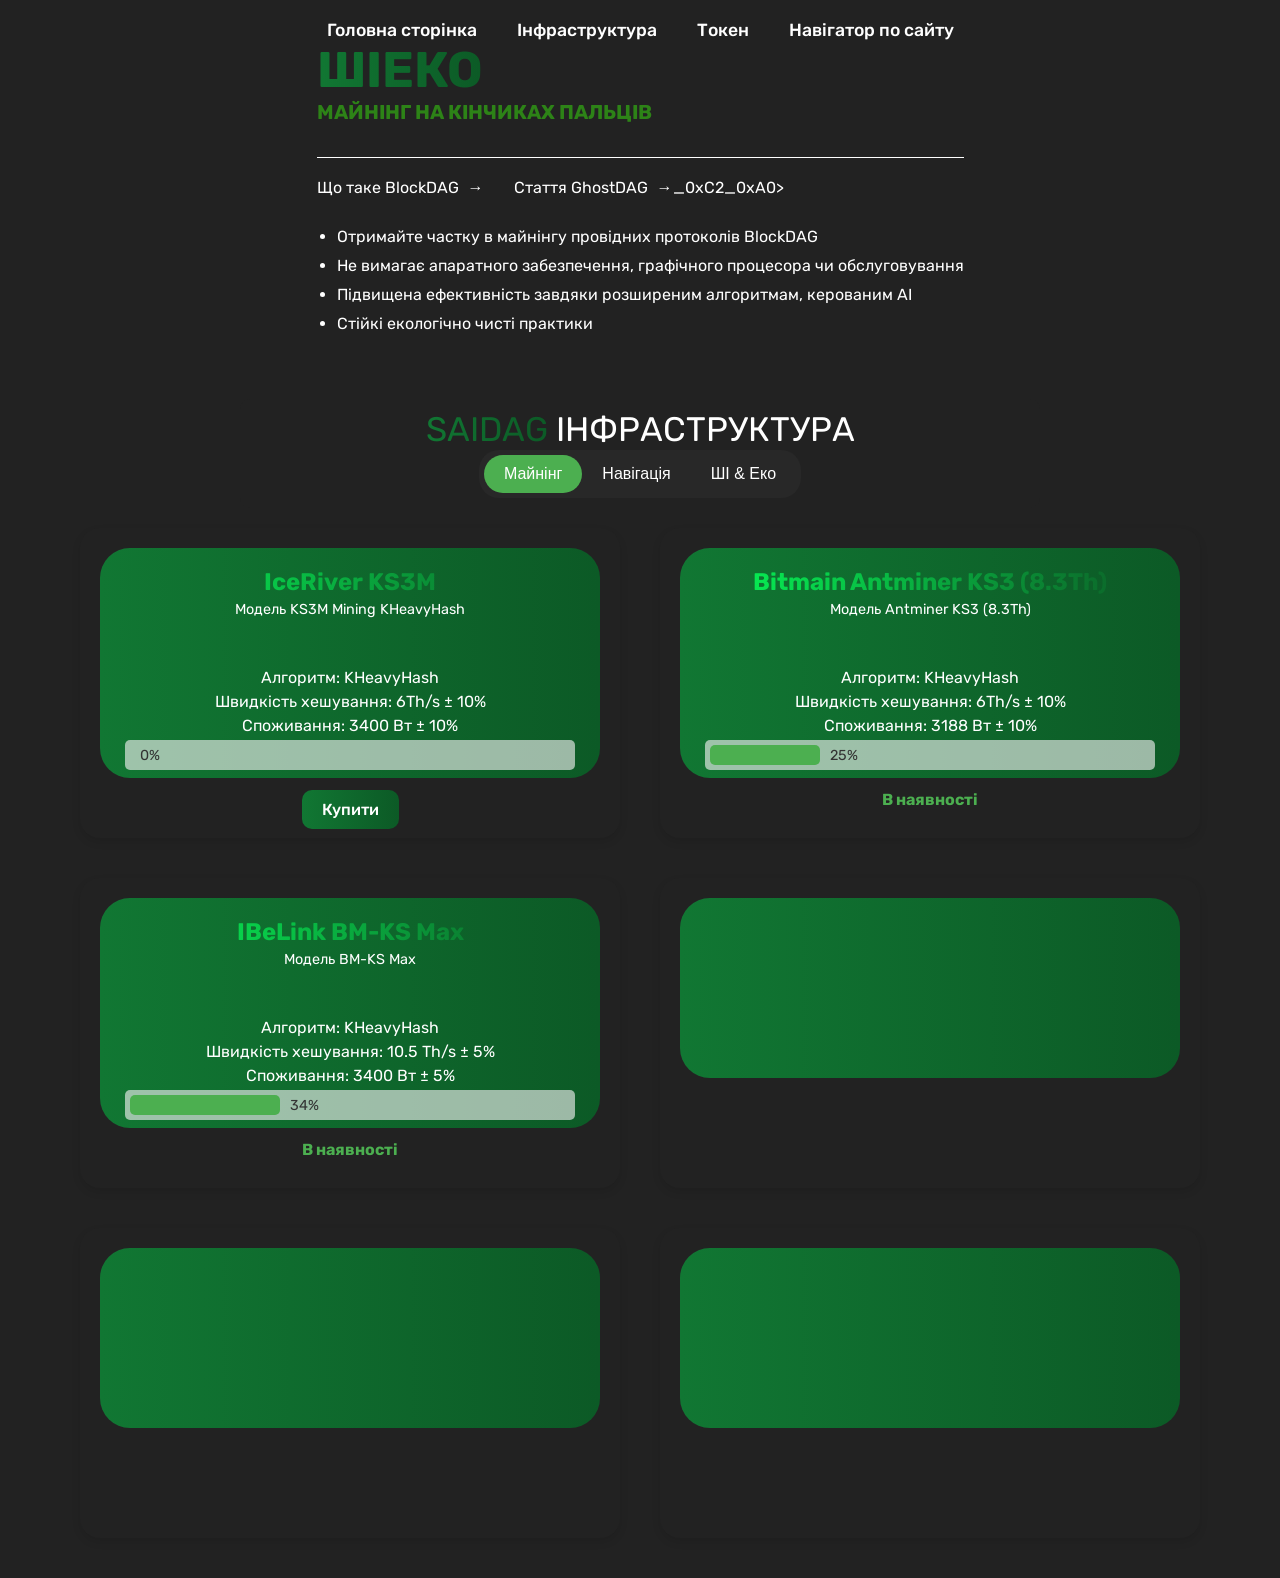
<file: link.html>
<!DOCTYPE html>
<html lang="uk">
<head>
    <meta charset="UTF-8">
    <meta name="viewport" content="width=device-width, initial-scale=1.0">
    <title>ШІ ЕКО - Майнінг</title>
    <link href="https://fonts.googleapis.com/css2?family=Rubik:wght@400;500;700&display=swap" rel="stylesheet">
    <link rel="stylesheet" href="style.css">
 
    <script src="https://ajax.googleapis.com/ajax/libs/jquery/3.7.1/jquery.min.js"></script>

</head>
<body>
<nav id="header" class="fixed">
        <ul>
            <li class="nav-link"><a href="index.html">Головна сторінка</a></li>
            <li><a href="link.html">Інфраструктура</a></li>
            <li><a href="link2.html">Токен</a></li>
            <li><a href="link3.html">Навігатор по сайту</a></li>
        </ul>
    </nav>
    <input type="checkbox" id="menu-toggle" class="menu-toggle">
        <label for="menu-toggle" class="hamburger-icon">
            <span></span>
            <span></span>
            <span></span>
        </label>
   <header > 
        <div class="header-content">
            <div class="logo">
                <span class="ai">ШІЕКО</span>
                <div class="title">МАЙНІНГ НА КІНЧИКАХ ПАЛЬЦІВ</div>
                <span>
            </div>
            
        </div>
        <div class="heading1"></div>
        <div class="header-links">
            <a href="#">Що таке BlockDAG <span class="arrow">→</span></a>
            <a href="#">Стаття GhostDAG <span class="arrow">→_0xC2_0xA0></a>
        </div>
        <div class="header-info">
            <ul>
                <li>Отримайте частку в майнінгу провідних протоколів BlockDAG</li>
                <li>Не вимагає апаратного забезпечення, графічного процесора чи обслуговування</li>
                <li>Підвищена ефективність завдяки розширеним алгоритмам, керованим AI</li>
                <li>Стійкі екологічно чисті практики</li>
            </ul>
        </div>
        
    </header>
    <div class="container">
        <div style="font-size: 34px;"><a class="titlee">SAIDAG</a> ІНФРАСТРУКТУРА</div>
        <div class="menu"><button class="active">Майнінг</button>
          <button>Навігація</button>
          <button>ШІ & Еко</button>
            </div>
          
        </div>
        <div class="card-container">
        <div class="card">
          <div class="card-header">
              <h2>IceRiver KS3M</h2>
              <p class="i">Модель KS3M Mining KHeavyHash</p>
          </div>
          <div class="card-body">
              <p>Алгоритм: KHeavyHash</p>
              <p>Швидкість хешування: 6Th/s ± 10%</p>
              <p>Споживання: 3400 Вт ± 10%</p>
              <div class="availability">
                  <div class="availability-bar" style="width: 0%;"></div>
                  <p>0%</p>
              </div>
              <button class="buy-button">Купити</button>
          </div>
      </div>
 
      <div class="card">
          <div class="card-header">
              <h2>Bitmain Antminer KS3 (8.3Th)</h2>
              <p>Модель Antminer KS3 (8.3Th)</p>
          </div>
          <div class="card-body">
              <p>Алгоритм: KHeavyHash</p>
              <p>Швидкість хешування: 6Th/s ± 10%</p>
              <p>Споживання: 3188 Вт ± 10%</p>
              <div class="availability">
                  <div class="availability-bar" style="width: 25%;"></div>
                  <p>25%</p>
              </div>
              <p class="available">В наявності</p>
          </div>
      </div>
      <div class="card">
          <div class="card-header">
              <h2>IBeLink BM-KS Max</h2>
              <p>Модель BM-KS Max</p>
          </div>
          <div class="card-body">
              <p>Алгоритм: KHeavyHash</p>
              <p>Швидкість хешування: 10.5 Th/s ± 5%</p>
              <p>Споживання: 3400 Вт ± 5%</p>
              <div class="availability">
                  <div class="availability-bar" style="width: 34%;"></div>
                  <p>34%</p>
              </div>
              <p class="available">В наявності</p>
          </div>
          
      </div>
      <div class="card">
        
        <div class="card-header"></div>
        <div class="card-body"></div>
      </div>
      <div class="card">
        
        <div class="card-header"></div>
        <div class="card-body"></div>
        

      </div>
      <div class="card">
        
        <div class="card-header"></div>
        <div class="card-body"></div>
     </div>
     <script src="function.js"></script>
</body>

</html>
</file>
<file: style.css>
body {
    font-family: 'Rubik', sans-serif;
    margin: 0;
    padding: 0;
    background-color: #121212;
    color: #fff;
    font-size: 16px;
}

header {
    background-color: #646363; 
    padding: 50px 100px;
    
}
.header-content {
    max-width: 1920px; 
  
    justify-content: space-between;

}
.nav-link {
  color: rgba(182, 27, 27, 0.7); /* Злегка прозорий білий колір */
  text-decoration: none;
  transition: color 0.3s ease;
}
.nav:hover {
  color: white; /* Стає повністю білим при наведенні */
}


.logo {
  height: 32px;
  height: 32px;
    font-size: 50px;
    font-weight: 700;
    justify-content: space-between;
 margin-bottom: 85px;
 color: rgba(50, 173, 19, 0.7); /* Злегка прозорий білий колір */
  text-decoration: none;
  transition: color 0.3s ease;

}
.logo:hover {
  color: white; /* Стає повністю білим при наведенні */
}
nav ul {
    list-style: none;
    display: flex;

    
}

nav ul li {
    margin-left: 30px;
}

nav ul li a {
    text-decoration: none;
    color: #fff;
    font-size: 16px;
}

.header-icons a {
    margin-left: 30px;
}

.header-icons img {
    width: 32px;
}

.hero {
    display: flex;
    justify-content: space-around;
    align-items: center;
    padding: 15px;
}

.hero-content {
    max-width: 40%;
    
}

.hero-content h1 {
    font-size: 43px;
    margin-bottom: 30px;
}

.hero-content h2 {
    font-size: 29px;
    margin-bottom: 20px;
}
nav.fixed{
  padding: 10px;
  width: 100%;
  height: auto;
  position: fixed;
  top: 0;
  left: 0;
  z-index: 2;
background-color: #242323;
}
.hero-content h3 {
    font-size: 18px;
  text-align: center;
}

.hero-image img {
    max-width: 100%;
    height: auto;
    padding-top: 60px;
}

.buttons {
    display: flex;
    justify-content: center;
    padding: 50px;
    color: black;
}

.button {
    display: inline-block;
    padding: 25px 50px;
    margin: 0 30px;
    text-decoration: none;
    background-image: linear-gradient(to right,#117733,#0C5A26);
    font-size: 20px;
    border-radius: 5px;
    color: black;
    cursor: pointer;
    border: none;
    border-radius: 5px;
    transition: background-color 0.3s ease, transform 0.3s ease; 
}
.button:hover {
  background-color: #367c39; 
  transform: scale(1.05); 
}

.gitbook {
    background-color: #3498db;
}

.telegram {
    background-color: #2aabee;
}
h1{
    background-image: linear-gradient(to right,#117733, #0C5A26);
    -webkit-text-fill-color: transparent;
    -webkit-background-clip: text;
}

header {
    background-color: #222;
    padding: 0px 100px;
}

.header-content {
    display: flex;
    justify-content: space-between;
    align-items: center;
    max-width: 1920px;
    margin: 0 auto;
}



.ai {
  margin-bottom: 50px;
    background-image: linear-gradient(to right,#117733, #0C5A26);
    -webkit-text-fill-color: transparent;
    -webkit-background-clip: text;
    font-size: 50px;
}
.title {
    font-size: 20px;
    font-weight: 500px;

}

.header-links {
    margin-top: 20px;
    display: flex;
}

.header-links a {
color: white;
    text-decoration: none;
    margin-right: 30px;
    text-align: left;
}

.arrow {
    margin-left: 5px;
}

.header-info {
    margin-top: 30px;
}

.header-info ul {
    list-style: disc;
    padding-left: 20px;
}

.header-info li {
    margin-bottom: 10px;
}

.card {
    background-color: #121212;
    justify-content: space-around 30px;
    padding: 20px;
    margin: 20px;
    width: 300px;
    border-radius: 10px;
}

.card-title {
    font-size: 24px;
    font-weight: 700;
    margin-bottom: 10px;
}

.card-subtitle {
    font-size: 18px;
    margin-bottom: 20px;
}

.card-info {
    display: flex;
    justify-content: space-between;
    margin-bottom: 10px;
}

.card-data {
    display: flex;
    justify-content: space-between;
    margin-bottom: 20px;
}

.buy-button, .in-stock {
    display: inline-block;
    padding: 10px 20px;
    border-radius: 5px;
    text-decoration: none;
    color: #000;
    font-weight: 500;
}

.buy-button {
    background-color: #00FF00; /* Зелений колір */
}

.in-stock {
    background-color: #00FF00; /* Зелений колір */
    margin-top: 10px;
}

.card.empty {
    background-color: transparent;
    background-color: #222;
    padding: 20px;
    margin: 20px;
    width: 300px;
    border-radius: 10px;
}
.menu {
    display: inline-flex;
    background-color: #282828; /* Колір фону */
    border-radius: 20px; /* Заокруглення кутів */
    padding: 5px; /* Внутрішній відступ */
  }
  .card-container {
    display: flex;
    text-align: center;
    flex-wrap: wrap; /* Додано для обгортання карток на менших екранах */
  }
  .menu button {
    background-color: transparent; 
    border: none; /* Відсутність обведення */
    color: white; /* Колір тексту */
    padding: 10px 20px; /* Внутрішні відступи для кнопок */
    font-size: 16px; /* Розмір шрифту */
    cursor: pointer; 
    border-radius: 0px; 
    transition: background-color 0.3s ease; /* Анімація при наведенні */
  }
  
  .menu button:hover {
    background-color: #383838; /* Зміна фону при наведенні */
  }
  
  .menu button.active {
    background-color: #4CAF50; /* Колір активної кнопки (як у вашому прикладі) */
  }
  .container {
    background-color:  #222; 
    padding: 20px; 
    border-radius: 10px; 
    text-align: center; 
  }
  
  .titlee {
  background-image: linear-gradient(to right,#117733, #0C5A26);
    -webkit-text-fill-color: transparent;
    -webkit-background-clip: text;
    font-size: 34px; /* Розмір шрифту заголовка */
    margin-bottom: 20px; /* Відступ знизу заголовка */
  }
  
  .menu {
    align-items: center;
    display: inline-flex;
    border-radius: 20px; 
    padding: 5px; 
  }
  
  .menu button {
    background-color: transparent; 
    border: none; 
    color: white; 
    padding: 10px 20px; 
    font-size: 16px;
    cursor: pointer; 
    border-radius: 20px; 
    transition: background-color 0.3s ease; 
  }
  
  .menu button:hover {
    background-color: #484848; /* Зміна фону при наведенні */
  }
  
  .menu button.active {
    background-color: #4CAF50; /* Колір активної кнопки */
  }

.heading1 {
    border-bottom: 1px solid white;
}
nav ul {
  list-style: none;
  display: flex;
  justify-content: center;
  margin: 0;
  padding: 0;
}

nav ul li {
  margin: 0 20px;
}

nav ul li a {
  color: #fff;
  text-decoration: none;
  font-weight: 500;
  font-size: 1.1em;
}

main {
  display: flex;
  justify-content: center;
  align-items: center;
  height: 100vh;
}

.content {
  display: flex;
  max-width: 1200px;
}
p{
text-align: center;
margin-bottom: 10px;
}
.image-container {
  position: relative;
  width: 50%;
}

.image-container img {
  width: 100%;
  display: block;
}

.overlay {
  position: absolute;
  bottom: 10px;
  left: 10px;
  background-color: rgba(0, 0, 0, 0.7);
  color: #fff;
  padding: 5px 10px;
}

.text-container {
  width: 50%;
  padding: 20px;
}

.text-container h2 {
  font-size: 2em;
  margin-bottom: 20px;
}

.text-container p {
  font-size: 1em;
  line-height: 1.6;
  margin-bottom: 30px;
}

.stats {
  display: grid;
  grid-template-columns: repeat(auto-fit, minmax(100px, 1fr));
  gap: 20px;
  margin-bottom: 30px;
}

.stat {
  text-align: center;
  display: grid;
  grid-template-columns: repeat(auto-fit, minmax(100px, 1fr));
  gap: 4px;
  margin-bottom: 30px;
}

.stat h3 {
  font-size: 1.2em;
  margin-bottom: 5px;
}

.stat p {
  font-size: 1.1em;
  font-weight: 500;
}

.contract-address {
  text-align: center;
  background-color: #222;
  padding: 20px;
  border-radius: 10px;
  background-color: #282828; 
    border-radius: 40px;
    padding: 1px; 
    width: 500px;
    height: 55px;
}
.card {
  background-color: #222;
  border-radius: 20px;
  box-shadow: 0 4px 8px rgba(0, 0, 0, 0.1);
  width: 500px;
  height: 270px;
  margin: 20px;
  overflow: hidden;
  color:white;
}
.card-container {
  display: flex;
  justify-content: center;
  flex-wrap: wrap; 
}

.card-header {
  background-image: linear-gradient(to right,#117733, #0C5A26);
  padding: 20px;
  text-align: center;
  border-top-left-radius: 30px;
  border-top-right-radius: 30px;
  color:white;
}
.i {
  font-size: 10px;

}

.card-header h2 {
  margin: 0;
  font-size: 1.5em;
  background-image: linear-gradient(to right,#06fa57, #0C5A26);
    -webkit-text-fill-color: transparent;
    -webkit-background-clip: text;
}

.card-header p {
  margin: 5px 0 0;
  font-size: 0.9em;
  color: white;
}

.card-body {
  padding: 25px;
  color:white;
  background-image: linear-gradient(to right,#117733, #0C5A26);
  height: 90px;
  border-bottom-left-radius: 30px;
  border-bottom-right-radius: 30px;

}

.card-body p {
  margin: 5px 0;
  font-size: 1em;

}

.availability {
  background-color: #f0f0f0a2;
  border-radius: 5px;
  padding: 5px;
  display: flex;
  align-items: center;
  margin-bottom: 20px;
}

.availability-bar {
  height: 20px;
  background-color: #4CAF50;
  border-radius: 5px;
  margin-right: 10px;
}

.availability p {
  margin: 0;
  font-size: 0.9em;
  color: #333;
}

.buy-button {
  z-index: 10;
  background-image: linear-gradient(to right,#117733, #0C5A26);
font-family: 'Rubik';
  color: white;
  padding: 10px 20px;
  border: none;
  border-radius: 10px;
  cursor: pointer;
  font-size: 1em;
}

.available {
  text-align: center;
  color: #4CAF50;
  font-weight: bold;
  margin-top: 10px;
}
.card-container {
  display: flex;
  justify-content: center;
  flex-wrap: wrap; 
}

.containerrr {
  width: 800px;
  padding: 20px;
  background-color: #111;
  border-radius: 50px;
}


.headerrrr {
  text-align: center;
  margin-bottom: 20px;
}

.header h1 {
  font-size: 24px;
  color: #fff;
}

/* 5 */
.grid-container {
  display: grid;
  grid-template-columns: repeat(4, 1fr);
  gap: 20px;
}

/* 6 */
.grid-item {
  background-color: #222;
  padding: 20px;
  border-radius: 5px;
  text-align: center;
}

/* 7 */
.grid-item h2 {
  font-size: 18px;
  margin-bottom: 10px;
  color: #00ff00;
}

/* 8 */
.grid-item p {
  font-size: 14px;
  line-height: 1.6;
}

/* 9 */
#footer {
  margin-top: 30px;
  text-align: center;
  font-size: 12px;
  color: #aaa;
}
body {
  font-family: sans-serif 'Rubik';
  background-color: #222222; /* Dark background */
  color: #ffffff; /* White text */
  margin: 0;
  padding: 20px;
  display: flex;
  flex-direction: column;
  align-items: center;
}

.container {
  margin-top: 50px;
  max-width: 800px;
  width: 100%;
  background-color: #222222; /* Darker container background */
  border-radius: 10px;
  padding: 10px;
  box-sizing: border-box;
}

.header {
  text-align: center;
  margin-bottom: 10px;
}

.year {
  background-color: #4CAF50; /* Green year indicator */
  color: white;
  padding: 10px 20px;
  border-radius: 5px;
  display: inline-block;
  font-weight: bold;
  margin-bottom: 15px;
}

.points-grid {
  display: grid;
  grid-template-columns: repeat(auto-fit, minmax(200px, 1fr));
  gap: 20px;
  margin-bottom: 30px;
}

.point-card {
  background-image: linear-gradient(to right,#117733, #0C5A26);
  border-radius: 8px;
  padding: 20px;
  text-align: center;
  box-sizing: border-box;
}

.point-number {
  color: #37c03b; /* Green point number */
  font-weight: bold;
  margin-bottom: 10px;
}

.logo-area {
  display: flex;
  align-items: center;
  margin-bottom: 20px;
}

.logo-image {
 
  width: 50px;
  height: auto;
  margin-right: 15px;
}

.logo-text {
  background-image: linear-gradient(to right,#06fa57, #0C5A26);
    -webkit-text-fill-color: transparent;
    -webkit-background-clip: text;
  font-weight: bold;
  font-size: 20px;
}

.info-text {
  color: #cccccc;
  line-height: 1.6;
  margin-bottom: 20px;
}

.social-icons {
  display: flex;
  gap: 15px;
  margin-bottom: 10px;
}

.social-icon {
  /* Style your social icons here */
  color: #cccccc;
  font-size: 1.5em; /* Example size */
}

.footer {
  color: #777777;
  font-size: 0.9em;
}

.label {
  font-size: 1em;
  color: #ccc; /* Світло-сірий колір підпису */
}

.address-box {
  background-color: #1e1e1e; 
  border-radius: 20px;
  padding: 10px 15px;
  display: flex;
  align-items: center;
  justify-content: space-between;
  width: fit-content; /* Щоб блок займав мінімально необхідну ширину */
  margin: 0 auto; /* Центрування блоку */
}

.address {
  font-size: 0.9em;
  word-break: break-all; /* Перенос довгого тексту */
  margin-right: 10px;
}

.copy-button {
  background: none;
  border: 1px solid #ccc;
  color: #ccc;
  border-radius: 50%;
  width: 30px;
  height: 30px;
  display: flex;
  justify-content: center;
  align-items: center;
  cursor: pointer;
  padding: 0;
}

.copy-button:hover {
  border-color: #fff;
  color: #fff;
}

.icon {
  width: 18px;
  height: 18px;
  fill: currentColor;
}



.menu-toggle {
    display: none;
}


.nav-container {
   
    position: fixed;
    top: 0;
    left: 0;
    width: 100%;
    height: 100vh;
    
    background-color: rgba(18, 18, 18, 0.95); 
    padding-top: 100px; /* Відступ, щоб не перекривати лого та бургер */
    transition: transform 0.4s ease-out;
    /* Приховуємо за межами екрана (згори) */
    transform: translateY(-100%); 
    z-index: 999; 
    
   
    display: flex; 
    flex-direction: column;
    align-items: center;
  
}

/* 3. Стилі для елементів всередині відкритого меню */
.nav-container nav ul {
    flex-direction: column; /* Пункти меню вертикально */
    align-items: center;
    width: 100%;
    padding: 0;
}

.nav-container nav ul li {
    margin: 20px 0;
    justify-content: space-between 100px;
}

.nav-container nav ul li a {

    font-size: 24px;
    font-weight: 500;
    color: #fff;
    transition: color 0.3s ease;
    
}

.nav-container nav ul li a:hover {

    color: #4CAF50; 
}


.nav-container .header-icons {
    display:flex; 
    margin-top: 30px;
    margin-left: 40px;
 margin-right: 10px;
}
.nav-container .header-icons a {
    margin: 0 15px;
    /* Додаткова стилізація іконок для мобільного меню */
    font-size: 20px; 
    color: #fff;
    justify-content: space-between 100px;
}


/* 5. Відкриття меню при натисканні на чекбокс */
#menu-toggle:checked ~ .hamburger-icon + .nav-container {
    transform: translateY(0); /* Висуваємо меню на екран */
}

/* 6. Стилі для Іконки Бургера (перетворення на X) */
.hamburger-icon {
    display: flex; /* Спочатку приховуємо, покажемо у @media */
    flex-direction: column;
    justify-content: space-around;
    width: 35px;
    height: 30px;
    cursor: pointer;
    z-index: 1000; /* Поверх усіх елементів */
}

.hamburger-icon span {
    display: block;
    height: 3px;
    width: 100%;
    background-color: #4CAF50; /* Зелені лінії */
    border-radius: 3px;
    transition: all 0.3s ease-in-out;
}

/* 7. Анімація перетворення іконки на 'X' */
#menu-toggle:checked ~ .hamburger-icon span:nth-child(1) {
    transform: translateY(13px) rotate(50deg);
}

#menu-toggle:checked ~ .hamburger-icon span:nth-child(2) {
    opacity: 0;
}

#menu-toggle:checked ~ .hamburger-icon span:nth-child(3) {
    transform: translateY(-13px) rotate(-45deg);
}



@media (min-width: 1025px) {
    /* На десктопі, де меню завжди видно */
    .hamburger-icon, 
    .menu-toggle {
        display: none !important; /* Приховуємо бургер */
    }
    
    .nav-container {
        /* Скасовуємо мобільні стилі для десктопа */
        position: static;
        height: auto;
        padding-top: 0;
        transform: none;
        background-color: transparent;
        z-index: auto;
        justify-content: space-between 100px;
        flex-direction: row;
    }
    
    .header-content {
        /* Відновлюємо десктопний Flexbox для вирівнювання */
        justify-content: space-between;
    }
    
    .nav-container nav ul {
        flex-direction: row;
    }
}


/* Якщо у вас великий відступ зверху,
   можливо, потрібно скоригувати padding у .header-content 
*/
.header-content {
    /* Переконайтеся, що елементи вирівняні вертикально */
    align-items: left; 
}
</file>
